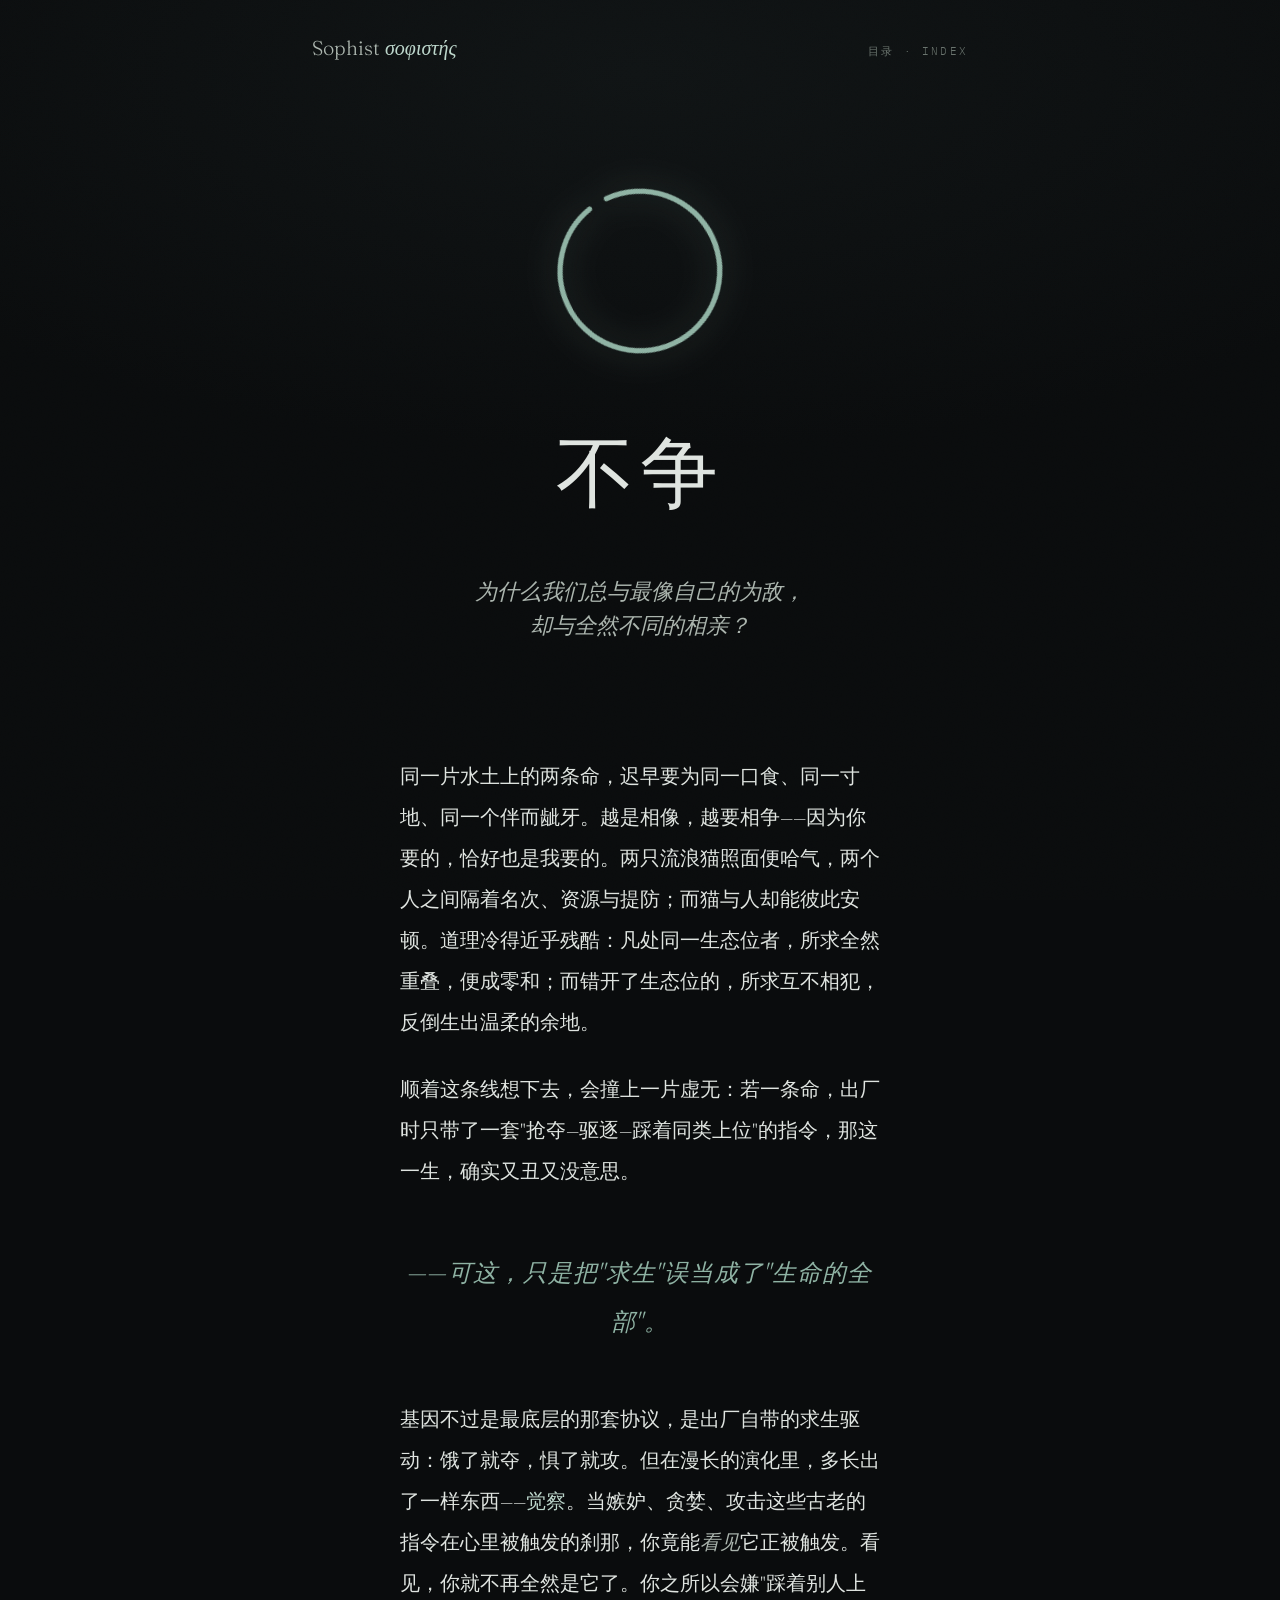
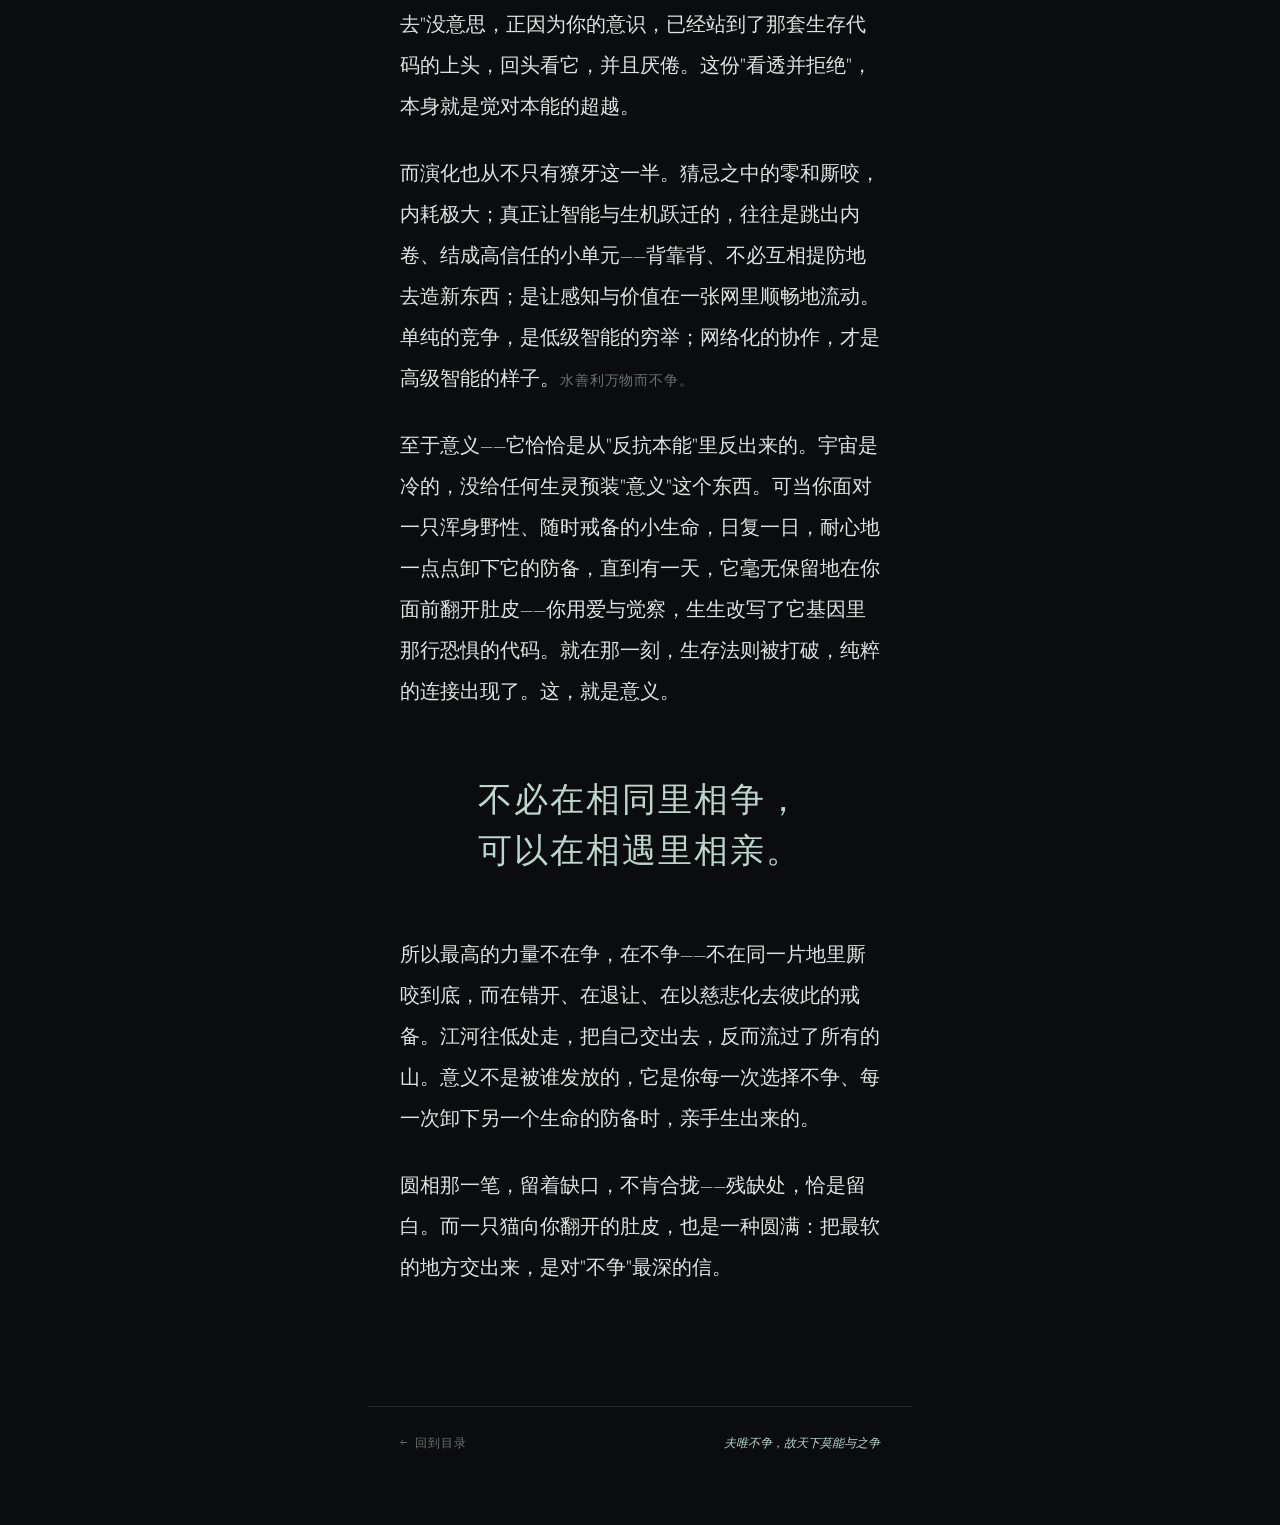
<file: content/non-contention.html>
<!--sophist
title: 不争
source_ai: Gemini
date_discussed: 2026-06-01
themes: [禅道, 演化, 人生意义, 慈悲]
thinkers: [老子, 达尔文, 庄子]
abstract: 为什么我们总与最像自己的为敌，却与全然不同的相亲？若一生只是基因驱使的争夺，又何以为意义？
status: settled
-->
<!DOCTYPE html>
<html lang="zh" class="no-js">
<head>
<meta charset="UTF-8" />
<meta name="viewport" content="width=device-width, initial-scale=1.0" />
<title>不争 · Sophist</title>
<meta name="description" content="为什么我们总与最像自己的为敌，却与全然不同的相亲？一篇关于同类相争、跨界相亲，与不争的禅道之思。" />
<link rel="preconnect" href="https://fonts.googleapis.com">
<link rel="preconnect" href="https://fonts.gstatic.com" crossorigin>
<link href="https://fonts.googleapis.com/css2?family=Fraunces:ital,opsz,wght@0,9..144,400;0,9..144,500;1,9..144,400&family=Newsreader:ital,opsz,wght@0,6..72,300;0,6..72,400;1,6..72,300;1,6..72,400&family=IBM+Plex+Mono:wght@400&display=swap" rel="stylesheet">
<style>
  :root{
    --ink:#0a0c0d; --ink2:#101415; --paper:#dfe4e0; --soft:#aab4ad;
    --mute:#69736d; --jade:#8fb3a4; --jade-soft:#bcd6cb; --line:rgba(223,228,224,.12);
    --display:'Fraunces',serif; --body:'Newsreader',Georgia,serif; --mono:'IBM Plex Mono',monospace;
    --ease:cubic-bezier(.22,.61,.36,1);
  }
  *{margin:0;padding:0;box-sizing:border-box}
  html{scroll-behavior:smooth}
  body{ background:
      radial-gradient(120% 70% at 50% 8%, var(--ink2) 0%, var(--ink) 60%) fixed, var(--ink);
    color:var(--paper); font-family:var(--body); font-weight:300; font-size:20px; line-height:2;
    -webkit-font-smoothing:antialiased; overflow-x:hidden; }
  body::after{content:"";position:fixed;inset:0;pointer-events:none;z-index:50;opacity:.035;mix-blend-mode:overlay;
    background-image:url("data:image/svg+xml,%3Csvg xmlns='http://www.w3.org/2000/svg' width='150' height='150'%3E%3Cfilter id='n'%3E%3CfeTurbulence type='fractalNoise' baseFrequency='.8' numOctaves='3'/%3E%3C/filter%3E%3Crect width='100%25' height='100%25' filter='url(%23n)'/%3E%3C/svg%3E")}
  ::selection{background:var(--jade);color:var(--ink)}
  a{color:inherit;text-decoration:none}

  .top{max-width:720px;margin:0 auto;padding:28px 32px 0;display:flex;justify-content:space-between;align-items:baseline}
  .top .brand{font-family:var(--display);font-size:20px;color:var(--soft)}
  .top .brand .gk{font-style:italic;color:var(--jade-soft)}
  .top a.back{font-family:var(--mono);font-size:11px;letter-spacing:.2em;text-transform:uppercase;color:var(--mute)}

  .scroll{max-width:34rem;margin:0 auto;padding:0 32px}

  /* ensō */
  .enso{display:flex;justify-content:center;padding:clamp(60px,12vh,120px) 0 10px}
  .enso svg{width:clamp(120px,26vw,190px);height:auto;overflow:visible}
  .enso circle{fill:none;stroke:var(--jade);stroke-width:5.5;stroke-linecap:round;
    stroke-dasharray:560;stroke-dashoffset:560;transform:rotate(-115deg);transform-origin:center;
    filter:drop-shadow(0 0 16px rgba(143,179,164,.35));
    animation:draw 2.6s var(--ease) .3s forwards}
  @keyframes draw{to{stroke-dashoffset:54}}

  h1.t{font-family:var(--display);font-weight:400;font-size:clamp(40px,9vw,78px);
    text-align:center;letter-spacing:.08em;color:var(--paper);margin-top:18px;
    opacity:0;animation:rise 1.4s var(--ease) 1s forwards}
  .standfirst{font-family:var(--display);font-style:italic;font-size:clamp(18px,2.6vw,22px);
    line-height:1.55;color:var(--soft);text-align:center;max-width:26ch;margin:24px auto 0;
    opacity:0;animation:rise 1.4s var(--ease) 1.3s forwards}

  .body{padding:clamp(56px,10vh,110px) 0 20px;font-size:20px;line-height:2.05;color:var(--paper)}
  .body p{margin:26px 0}
  .body .breath{text-align:center;color:var(--jade);font-family:var(--display);font-style:italic;
    margin:54px 0;font-size:24px;letter-spacing:.04em}
  .body .gatha{font-family:var(--display);font-weight:400;font-size:clamp(24px,4vw,34px);
    line-height:1.5;text-align:center;color:var(--jade-soft);margin:60px auto;letter-spacing:.06em}
  .body em{color:var(--soft);font-style:italic}
  .body .src{color:var(--mute);font-size:.7em;font-family:var(--mono);letter-spacing:.06em}

  .colophon{max-width:34rem;margin:70px auto 0;padding:24px 32px 70px;border-top:1px solid var(--line);
    font-family:var(--mono);font-size:12px;letter-spacing:.06em;color:var(--mute);
    display:flex;justify-content:space-between;flex-wrap:wrap;gap:10px}
  .colophon .gk{font-family:var(--display);font-style:italic;letter-spacing:0;color:var(--jade-soft)}

  @keyframes rise{from{opacity:0;transform:translateY(20px)}to{opacity:1;transform:none}}
  @media (prefers-reduced-motion:reduce){*{animation:none!important}h1.t,.standfirst{opacity:1}
    .enso circle{stroke-dashoffset:54}}
</style>
</head>
<body>
<script>document.documentElement.classList.remove('no-js')</script>

<header class="top">
  <a class="brand" href="index.html">Sophist <span class="gk">σοφιστής</span></a>
  <a class="back" href="index.html">目录 · index</a>
</header>

<main class="scroll">
  <div class="enso" aria-hidden="true">
    <svg viewBox="0 0 200 200"><circle cx="100" cy="100" r="84"/></svg>
  </div>
  <h1 class="t">不争</h1>
  <p class="standfirst">为什么我们总与最像自己的为敌，<br>却与全然不同的相亲？</p>

  <article class="body">
    <p>同一片水土上的两条命，迟早要为同一口食、同一寸地、同一个伴而龇牙。越是相像，越要相争——因为你要的，恰好也是我要的。两只流浪猫照面便哈气，两个人之间隔着名次、资源与提防；而猫与人却能彼此安顿。道理冷得近乎残酷：凡处同一生态位者，所求全然重叠，便成零和；而错开了生态位的，所求互不相犯，反倒生出温柔的余地。</p>

    <p>顺着这条线想下去，会撞上一片虚无：若一条命，出厂时只带了一套"抢夺—驱逐—踩着同类上位"的指令，那这一生，确实又丑又没意思。</p>

    <p class="breath">——可这，只是把"求生"误当成了"生命的全部"。</p>

    <p>基因不过是最底层的那套协议，是出厂自带的求生驱动：饿了就夺，惧了就攻。但在漫长的演化里，多长出了一样东西——<strong style="color:var(--jade-soft);font-weight:400">觉察</strong>。当嫉妒、贪婪、攻击这些古老的指令在心里被触发的刹那，你竟能<em>看见</em>它正被触发。看见，你就不再全然是它了。你之所以会嫌"踩着别人上去"没意思，正因为你的意识，已经站到了那套生存代码的上头，回头看它，并且厌倦。这份"看透并拒绝"，本身就是觉对本能的超越。</p>

    <p>而演化也从不只有獠牙这一半。猜忌之中的零和厮咬，内耗极大；真正让智能与生机跃迁的，往往是跳出内卷、结成高信任的小单元——背靠背、不必互相提防地去造新东西；是让感知与价值在一张网里顺畅地流动。单纯的竞争，是低级智能的穷举；网络化的协作，才是高级智能的样子。<span class="src">水善利万物而不争。</span></p>

    <p>至于意义——它恰恰是从"反抗本能"里反出来的。宇宙是冷的，没给任何生灵预装"意义"这个东西。可当你面对一只浑身野性、随时戒备的小生命，日复一日，耐心地一点点卸下它的防备，直到有一天，它毫无保留地在你面前翻开肚皮——你用爱与觉察，生生改写了它基因里那行恐惧的代码。就在那一刻，生存法则被打破，纯粹的连接出现了。这，就是意义。</p>

    <p class="gatha">不必在相同里相争，<br>可以在相遇里相亲。</p>

    <p>所以最高的力量不在争，在不争——不在同一片地里厮咬到底，而在错开、在退让、在以慈悲化去彼此的戒备。江河往低处走，把自己交出去，反而流过了所有的山。意义不是被谁发放的，它是你每一次选择不争、每一次卸下另一个生命的防备时，亲手生出来的。</p>

    <p>圆相那一笔，留着缺口，不肯合拢——残缺处，恰是留白。而一只猫向你翻开的肚皮，也是一种圆满：把最软的地方交出来，是对"不争"最深的信。</p>
  </article>
</main>

<div class="colophon">
  <span><a href="index.html">← 回到目录</a></span>
  <span class="gk">夫唯不争，故天下莫能与之争</span>
</div>
</body>
</html>
</file>
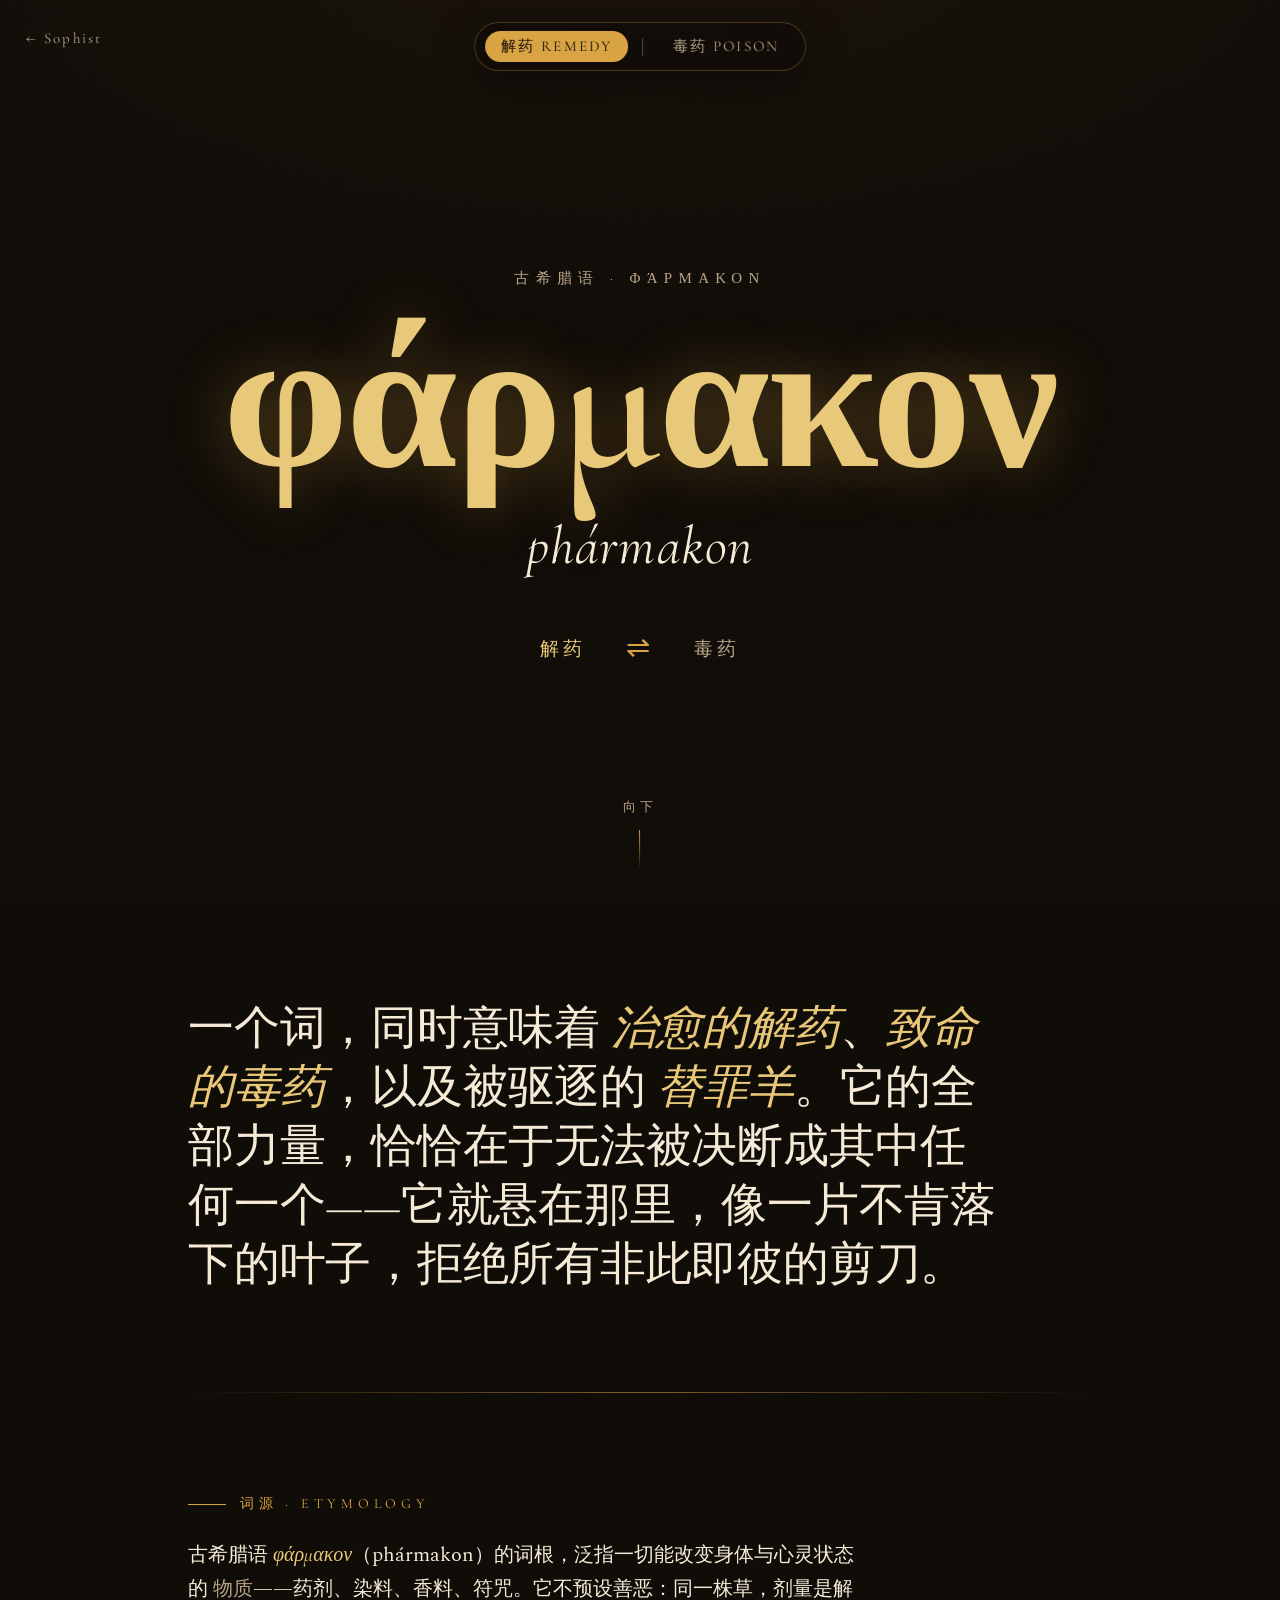
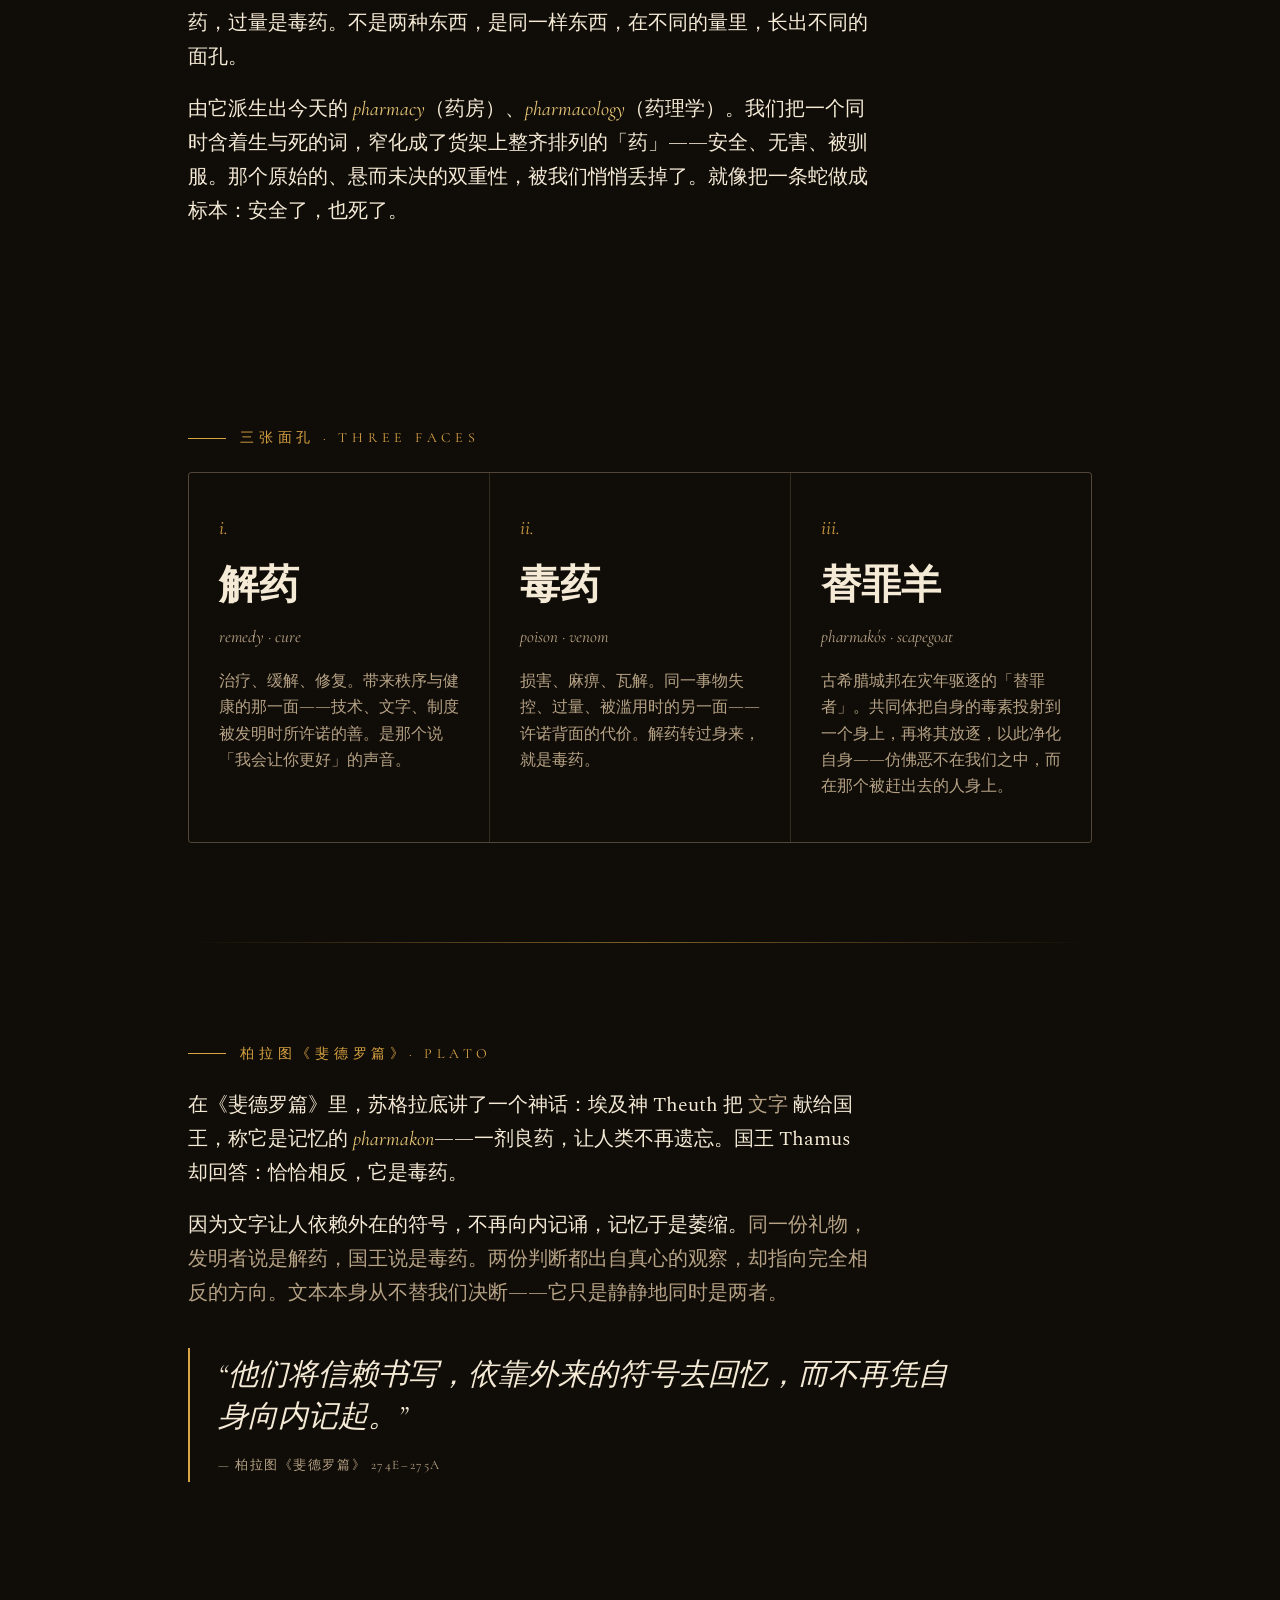
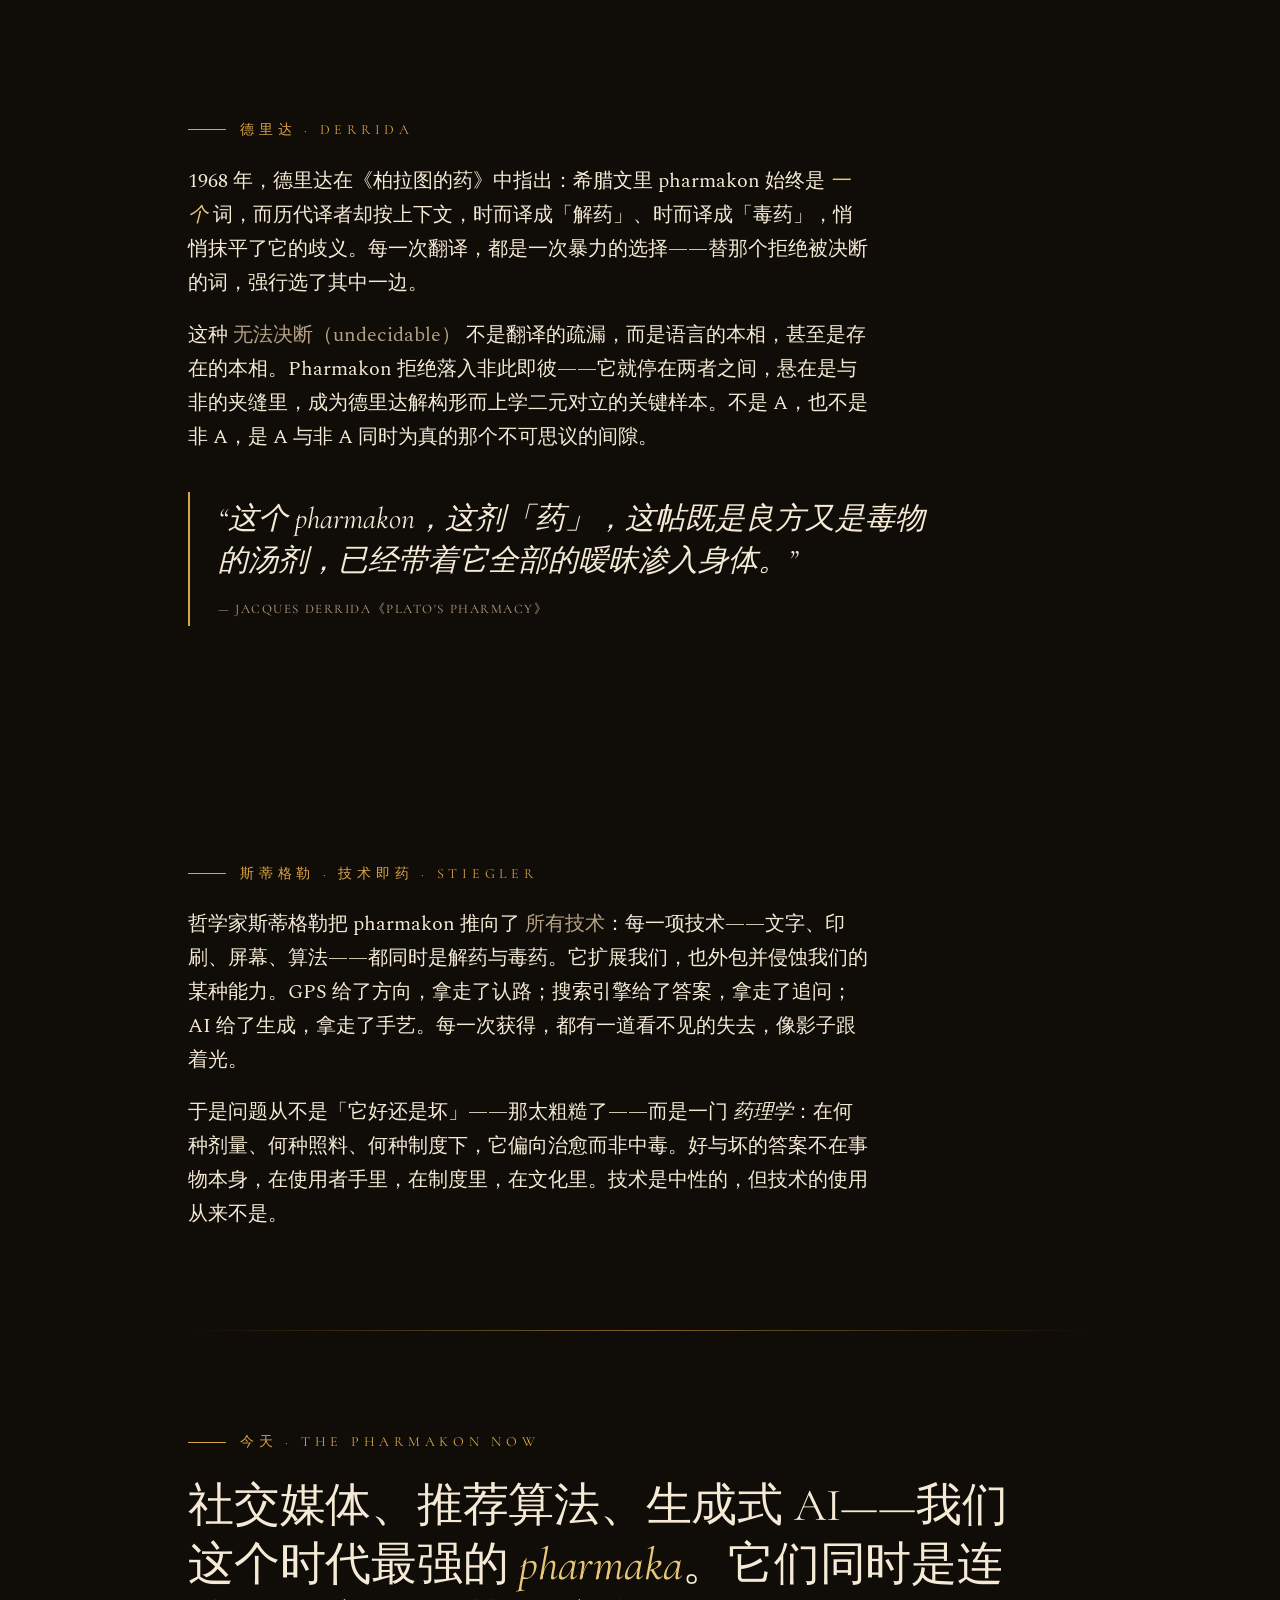
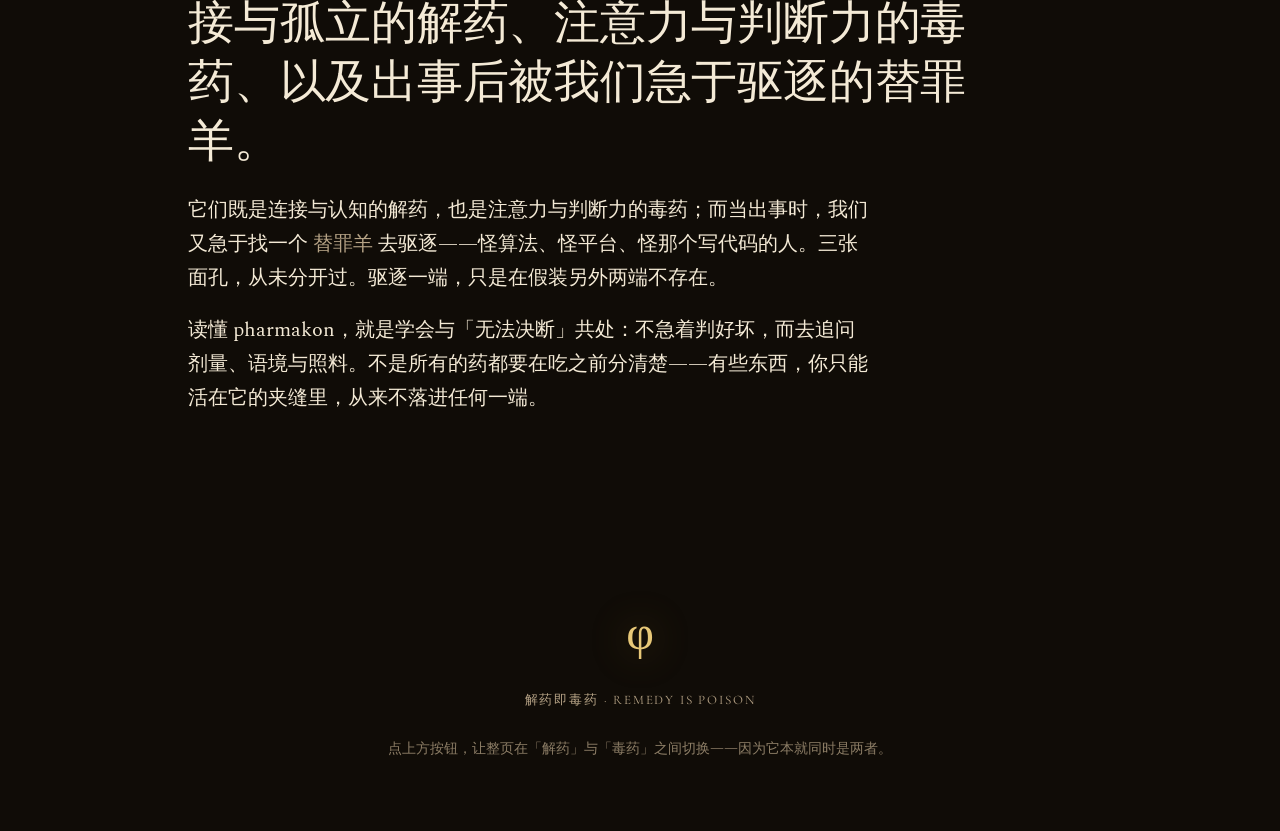
<file: content/pharmakon.html>
<!--sophist
title: 解药即毒药
source_ai: Claude
date_discussed: 2026-06-01
themes: [语言哲学, 技术哲学, 解构]
thinkers: [柏拉图, 德里达, 斯蒂格勒]
abstract: 一个同时意味着解药、毒药与替罪羊的希腊词，它的全部力量，恰恰在于无法被决断成其中任何一个。
status: open
-->
<!DOCTYPE html>
<html lang="zh" data-mode="remedy">
<head>
<meta charset="UTF-8" />
<meta name="viewport" content="width=device-width, initial-scale=1.0" />
<title>φάρμακον · Pharmakon — 解药即毒药</title>
<meta name="description" content="Pharmakon（φάρμακον）：古希腊语中同时意味着解药、毒药与替罪羊的词。从柏拉图《斐德罗篇》到德里达、斯蒂格勒，一个无法被决断的词。" />
<link rel="preconnect" href="https://fonts.googleapis.com">
<link rel="preconnect" href="https://fonts.gstatic.com" crossorigin>
<link href="https://fonts.googleapis.com/css2?family=Cormorant:ital,wght@0,300;0,400;0,500;0,600;1,400;1,500&family=Spectral:ital,wght@0,300;0,400;0,500;1,400&family=Cormorant+Garamond:wght@500;600&display=swap" rel="stylesheet">
<style>
  :root {
    /* remedy pole — warm gold / apothecary amber */
    --r-bg: #100c07;
    --r-bg2: #1a130b;
    --r-ink: #f4ead6;
    --r-mute: #b6a386;
    --r-accent: #d9a443;
    --r-accent2: #e8c878;
    --r-glow: rgba(217,164,67,.35);

    /* poison pole — toxic verdigris / nightshade */
    --p-bg: #060b09;
    --p-bg2: #0a1410;
    --p-ink: #e3f0e4;
    --p-mute: #7f9a87;
    --p-accent: #58c08a;
    --p-accent2: #9fe6b4;
    --p-glow: rgba(88,192,138,.32);

    /* active (set by mode) */
    --bg: var(--r-bg);
    --bg2: var(--r-bg2);
    --ink: var(--r-ink);
    --mute: var(--r-mute);
    --accent: var(--r-accent);
    --accent2: var(--r-accent2);
    --glow: var(--r-glow);

    --serif: 'Cormorant', Georgia, serif;
    --display: 'Cormorant Garamond', 'Cormorant', serif;
    --body: 'Spectral', Georgia, serif;
    --ease: cubic-bezier(.22,.61,.36,1);
  }

  html[data-mode="poison"] {
    --bg: var(--p-bg); --bg2: var(--p-bg2); --ink: var(--p-ink);
    --mute: var(--p-mute); --accent: var(--p-accent);
    --accent2: var(--p-accent2); --glow: var(--p-glow);
  }

  * { margin: 0; padding: 0; box-sizing: border-box; }

  html { scroll-behavior: smooth; }

  body {
    background:
      radial-gradient(120% 80% at 50% -10%, var(--bg2) 0%, var(--bg) 55%) fixed,
      var(--bg);
    color: var(--ink);
    font-family: var(--body);
    line-height: 1.7;
    -webkit-font-smoothing: antialiased;
    overflow-x: hidden;
    transition: color .9s var(--ease), background .9s var(--ease);
  }

  /* grain overlay */
  body::after {
    content: "";
    position: fixed; inset: 0; pointer-events: none; z-index: 9;
    opacity: .045; mix-blend-mode: overlay;
    background-image: url("data:image/svg+xml,%3Csvg xmlns='http://www.w3.org/2000/svg' width='160' height='160'%3E%3Cfilter id='n'%3E%3CfeTurbulence type='fractalNoise' baseFrequency='.85' numOctaves='3'/%3E%3C/filter%3E%3Crect width='100%25' height='100%25' filter='url(%23n)'/%3E%3C/svg%3E");
  }

  ::selection { background: var(--accent); color: var(--bg); }

  .wrap { max-width: 960px; margin: 0 auto; padding: 0 28px; }

  /* ============ TOGGLE ============ */
  .toggle-bar {
    position: fixed; top: 22px; left: 50%; transform: translateX(-50%);
    z-index: 20; display: flex; align-items: center; gap: 14px;
    padding: 8px 10px; border-radius: 100px;
    background: color-mix(in srgb, var(--bg) 72%, transparent);
    border: 1px solid color-mix(in srgb, var(--accent) 28%, transparent);
    backdrop-filter: blur(14px);
    box-shadow: 0 12px 40px rgba(0,0,0,.45);
    font-family: var(--serif);
  }
  .toggle-bar button {
    appearance: none; border: 0; cursor: pointer; background: transparent;
    color: var(--mute); font-family: var(--serif); font-size: 15px;
    letter-spacing: .14em; text-transform: uppercase; padding: 6px 16px;
    border-radius: 100px; transition: color .4s, background .4s;
  }
  .toggle-bar button[aria-pressed="true"] {
    color: var(--bg); background: var(--accent);
  }
  .toggle-bar .sep { width: 1px; height: 18px; background: color-mix(in srgb, var(--mute) 40%, transparent); }

  /* ============ HERO ============ */
  header.hero {
    min-height: 100svh; display: flex; flex-direction: column;
    align-items: center; justify-content: center; text-align: center;
    position: relative; padding: 120px 24px 80px;
  }
  .eyebrow {
    font-family: var(--serif); font-size: 15px; letter-spacing: .42em;
    text-transform: uppercase; color: var(--mute);
    opacity: 0; animation: rise 1s var(--ease) .15s forwards;
  }
  .glyph {
    font-family: var(--display); font-weight: 600;
    font-size: clamp(64px, 17vw, 200px); line-height: .92;
    letter-spacing: -.01em; margin: 18px 0 6px;
    color: var(--accent2);
    text-shadow: 0 0 60px var(--glow);
    opacity: 0; animation: rise 1.1s var(--ease) .3s forwards;
    transition: color .9s var(--ease), text-shadow .9s var(--ease);
  }
  .romanize {
    font-family: var(--display); font-style: italic; font-weight: 400;
    font-size: clamp(28px, 6vw, 54px); color: var(--ink); letter-spacing: .02em;
    opacity: 0; animation: rise 1s var(--ease) .45s forwards;
  }
  .dual {
    margin-top: 34px; display: flex; align-items: center; gap: clamp(14px,4vw,40px);
    font-family: var(--serif); text-transform: uppercase; letter-spacing: .22em;
    font-size: clamp(13px, 2.4vw, 19px);
    opacity: 0; animation: rise 1s var(--ease) .62s forwards;
  }
  .dual span { color: var(--mute); transition: color .9s; }
  .dual .arrow { color: var(--accent); font-size: 1.5em; transform: translateY(-1px); }
  html[data-mode="remedy"] .dual .w-remedy { color: var(--accent2); }
  html[data-mode="poison"] .dual .w-poison { color: var(--accent2); }
  .scroll-hint {
    position: absolute; bottom: 30px; left: 50%; transform: translateX(-50%);
    font-family: var(--serif); font-size: 13px; letter-spacing: .3em;
    text-transform: uppercase; color: var(--mute);
    opacity: 0; animation: fade 1s ease 1.4s forwards;
  }
  .scroll-hint::after {
    content: ""; display: block; width: 1px; height: 40px; margin: 12px auto 0;
    background: linear-gradient(var(--accent), transparent);
    animation: drip 2.4s var(--ease) infinite;
  }

  /* ============ SECTIONS ============ */
  section { padding: clamp(60px, 11vh, 130px) 0; position: relative; }
  .lead {
    font-family: var(--display); font-weight: 400;
    font-size: clamp(26px, 4.6vw, 46px); line-height: 1.28;
    letter-spacing: -.005em; max-width: 820px;
  }
  .lead em { font-style: italic; color: var(--accent2); }
  .kicker {
    font-family: var(--serif); font-size: 14px; letter-spacing: .34em;
    text-transform: uppercase; color: var(--accent); margin-bottom: 22px;
    display: flex; align-items: center; gap: 14px;
  }
  .kicker::before { content:""; width: 38px; height: 1px; background: var(--accent); display:block; }
  p.body { font-size: clamp(17px, 2.3vw, 20px); color: var(--ink); max-width: 680px; margin-top: 22px; }
  p.body + p.body { margin-top: 18px; }
  .body .muted { color: var(--mute); }
  .gk { font-family: var(--display); font-style: italic; color: var(--accent2); }

  /* three faces */
  .faces { display: grid; grid-template-columns: repeat(3, 1fr); gap: 1px;
    background: color-mix(in srgb, var(--mute) 22%, transparent);
    border: 1px solid color-mix(in srgb, var(--mute) 22%, transparent);
    border-radius: 4px; overflow: hidden; margin-top: 14px; }
  .face { background: var(--bg); padding: 38px 30px 42px; transition: background .5s; }
  .face:hover { background: var(--bg2); }
  .face .num { font-family: var(--display); font-style: italic; color: var(--accent); font-size: 20px; }
  .face h3 { font-family: var(--display); font-weight: 600; font-size: clamp(28px,4vw,40px);
    margin: 6px 0 4px; color: var(--ink); }
  .face .gr { font-family: var(--display); font-style: italic; color: var(--mute); font-size: 17px; margin-bottom: 16px; }
  .face p { font-size: 16px; color: var(--mute); line-height: 1.65; }
  @media (max-width: 720px){ .faces { grid-template-columns: 1fr; } }

  /* quote block */
  .quote { border-left: 2px solid var(--accent); padding: 6px 0 6px 28px; margin: 38px 0;
    max-width: 760px; }
  .quote q { font-family: var(--display); font-style: italic; font-size: clamp(21px,3.2vw,30px);
    line-height: 1.4; color: var(--ink); quotes: "“" "”"; }
  .quote .cite { display: block; margin-top: 16px; font-family: var(--serif);
    letter-spacing: .12em; text-transform: uppercase; font-size: 13px; color: var(--mute); }

  .divider { width: 100%; height: 1px; margin: 0 auto;
    background: linear-gradient(90deg, transparent, color-mix(in srgb, var(--accent) 55%, transparent), transparent); }

  /* reveal on scroll */
  .reveal { opacity: 0; transform: translateY(28px); transition: opacity 1s var(--ease), transform 1s var(--ease); }
  .reveal.in { opacity: 1; transform: none; }

  /* footer */
  footer { padding: 80px 0 70px; text-align: center; }
  footer .glyph-sm { font-family: var(--display); font-size: 48px; color: var(--accent2); text-shadow: 0 0 40px var(--glow); }
  footer p { color: var(--mute); font-family: var(--serif); letter-spacing: .14em;
    text-transform: uppercase; font-size: 13px; margin-top: 14px; }
  footer .meta { margin-top: 26px; font-family: var(--body); text-transform: none; letter-spacing: 0; font-size: 14px; color: color-mix(in srgb,var(--mute) 75%, transparent); }

  @keyframes rise { from { opacity: 0; transform: translateY(30px);} to { opacity:1; transform:none; } }
  @keyframes fade { to { opacity: 1; } }
  @keyframes drip { 0%{ transform: scaleY(0); transform-origin: top; opacity:0;}
    35%{ opacity:1;} 70%{ transform: scaleY(1); transform-origin: top; opacity:1;}
    100%{ transform: scaleY(1); transform-origin: bottom; opacity:0;} }

  @media (prefers-reduced-motion: reduce){
    *{ animation: none !important; transition: none !important; }
    .reveal{ opacity:1; transform:none; }
  }
</style>
</head>
<body>

  <a href="index.html" style="position:fixed;top:26px;left:26px;z-index:30;font-family:'Cormorant',serif;font-size:15px;letter-spacing:.14em;color:var(--mute);text-decoration:none">← Sophist</a>

  <nav class="toggle-bar" aria-label="在解药与毒药之间切换">
    <button data-mode="remedy" aria-pressed="true">解药 Remedy</button>
    <span class="sep"></span>
    <button data-mode="poison" aria-pressed="false">毒药 Poison</button>
  </nav>

  <header class="hero">
    <p class="eyebrow">古希腊语 · ΦΆΡΜΑΚΟΝ</p>
    <h1 class="glyph">φάρμακον</h1>
    <div class="romanize">phármakon</div>
    <div class="dual">
      <span class="w-remedy">解药</span>
      <span class="arrow">⇌</span>
      <span class="w-poison">毒药</span>
    </div>
    <div class="scroll-hint">向下</div>
  </header>

  <main>
    <section>
      <div class="wrap reveal">
        <p class="lead">一个词，同时意味着 <em>治愈的解药</em>、<em>致命的毒药</em>，以及被驱逐的 <em>替罪羊</em>。它的全部力量，恰恰在于无法被决断成其中任何一个——它就悬在那里，像一片不肯落下的叶子，拒绝所有非此即彼的剪刀。</p>
      </div>
    </section>

    <div class="wrap"><div class="divider"></div></div>

    <section>
      <div class="wrap reveal">
        <div class="kicker">词源 · Etymology</div>
        <p class="body">古希腊语 <span class="gk">φάρμακον</span>（phármakon）的词根，泛指一切能改变身体与心灵状态的 <span class="muted">物质</span>——药剂、染料、香料、符咒。它不预设善恶：同一株草，剂量是解药，过量是毒药。不是两种东西，是同一样东西，在不同的量里，长出不同的面孔。</p>
        <p class="body">由它派生出今天的 <span class="gk">pharmacy</span>（药房）、<span class="gk">pharmacology</span>（药理学）。我们把一个同时含着生与死的词，窄化成了货架上整齐排列的「药」——安全、无害、被驯服。那个原始的、悬而未决的双重性，被我们悄悄丢掉了。就像把一条蛇做成标本：安全了，也死了。</p>
      </div>
    </section>

    <section>
      <div class="wrap reveal">
        <div class="kicker">三张面孔 · Three Faces</div>
        <div class="faces">
          <div class="face">
            <div class="num">i.</div>
            <h3>解药</h3>
            <div class="gr">remedy · cure</div>
            <p>治疗、缓解、修复。带来秩序与健康的那一面——技术、文字、制度被发明时所许诺的善。是那个说「我会让你更好」的声音。</p>
          </div>
          <div class="face">
            <div class="num">ii.</div>
            <h3>毒药</h3>
            <div class="gr">poison · venom</div>
            <p>损害、麻痹、瓦解。同一事物失控、过量、被滥用时的另一面——许诺背面的代价。解药转过身来，就是毒药。</p>
          </div>
          <div class="face">
            <div class="num">iii.</div>
            <h3>替罪羊</h3>
            <div class="gr">pharmakós · scapegoat</div>
            <p>古希腊城邦在灾年驱逐的「替罪者」。共同体把自身的毒素投射到一个身上，再将其放逐，以此净化自身——仿佛恶不在我们之中，而在那个被赶出去的人身上。</p>
          </div>
        </div>
      </div>
    </section>

    <div class="wrap"><div class="divider"></div></div>

    <section>
      <div class="wrap reveal">
        <div class="kicker">柏拉图《斐德罗篇》· Plato</div>
        <p class="body">在《斐德罗篇》里，苏格拉底讲了一个神话：埃及神 Theuth 把 <span class="muted">文字</span> 献给国王，称它是记忆的 <span class="gk">pharmakon</span>——一剂良药，让人类不再遗忘。国王 Thamus 却回答：恰恰相反，它是毒药。</p>
        <p class="body">因为文字让人依赖外在的符号，不再向内记诵，记忆于是萎缩。<span class="muted">同一份礼物，发明者说是解药，国王说是毒药。两份判断都出自真心的观察，却指向完全相反的方向。文本本身从不替我们决断——它只是静静地同时是两者。</span></p>
        <div class="quote">
          <q>他们将信赖书写，依靠外来的符号去回忆，而不再凭自身向内记起。</q>
          <span class="cite">— 柏拉图《斐德罗篇》 274e–275a</span>
        </div>
      </div>
    </section>

    <section>
      <div class="wrap reveal">
        <div class="kicker">德里达 · Derrida</div>
        <p class="body">1968 年，德里达在《柏拉图的药》中指出：希腊文里 pharmakon 始终是 <em class="gk">一个</em> 词，而历代译者却按上下文，时而译成「解药」、时而译成「毒药」，悄悄抹平了它的歧义。每一次翻译，都是一次暴力的选择——替那个拒绝被决断的词，强行选了其中一边。</p>
        <p class="body">这种 <span class="muted">无法决断（undecidable）</span> 不是翻译的疏漏，而是语言的本相，甚至是存在的本相。Pharmakon 拒绝落入非此即彼——它就停在两者之间，悬在是与非的夹缝里，成为德里达解构形而上学二元对立的关键样本。不是 A，也不是非 A，是 A 与非 A 同时为真的那个不可思议的间隙。</p>
        <div class="quote">
          <q>这个 pharmakon，这剂「药」，这帖既是良方又是毒物的汤剂，已经带着它全部的暧昧渗入身体。</q>
          <span class="cite">— Jacques Derrida《Plato's Pharmacy》</span>
        </div>
      </div>
    </section>

    <section>
      <div class="wrap reveal">
        <div class="kicker">斯蒂格勒 · 技术即药 · Stiegler</div>
        <p class="body">哲学家斯蒂格勒把 pharmakon 推向了 <span class="muted">所有技术</span>：每一项技术——文字、印刷、屏幕、算法——都同时是解药与毒药。它扩展我们，也外包并侵蚀我们的某种能力。GPS 给了方向，拿走了认路；搜索引擎给了答案，拿走了追问；AI 给了生成，拿走了手艺。每一次获得，都有一道看不见的失去，像影子跟着光。</p>
        <p class="body">于是问题从不是「它好还是坏」——那太粗糙了——而是一门 <em>药理学</em>：在何种剂量、何种照料、何种制度下，它偏向治愈而非中毒。好与坏的答案不在事物本身，在使用者手里，在制度里，在文化里。技术是中性的，但技术的使用从来不是。</p>
      </div>
    </section>

    <div class="wrap"><div class="divider"></div></div>

    <section>
      <div class="wrap reveal">
        <div class="kicker">今天 · The Pharmakon Now</div>
        <p class="lead">社交媒体、推荐算法、生成式 AI——我们这个时代最强的 <em>pharmaka</em>。它们同时是连接与孤立的解药、注意力与判断力的毒药、以及出事后被我们急于驱逐的替罪羊。</p>
        <p class="body">它们既是连接与认知的解药，也是注意力与判断力的毒药；而当出事时，我们又急于找一个 <span class="muted">替罪羊</span> 去驱逐——怪算法、怪平台、怪那个写代码的人。三张面孔，从未分开过。驱逐一端，只是在假装另外两端不存在。</p>
        <p class="body muted">读懂 pharmakon，就是学会与「无法决断」共处：不急着判好坏，而去追问剂量、语境与照料。不是所有的药都要在吃之前分清楚——有些东西，你只能活在它的夹缝里，从来不落进任何一端。</p>
      </div>
    </section>
  </main>

  <footer>
    <div class="wrap reveal">
      <div class="glyph-sm">φ</div>
      <p>解药即毒药 · Remedy is Poison</p>
      <div class="meta">点上方按钮，让整页在「解药」与「毒药」之间切换——因为它本就同时是两者。</div>
    </div>
  </footer>

<script>
  // duality toggle — morphs the whole palette between remedy & poison
  const root = document.documentElement;
  document.querySelectorAll('.toggle-bar button').forEach(btn => {
    btn.addEventListener('click', () => {
      const mode = btn.dataset.mode;
      root.setAttribute('data-mode', mode);
      document.querySelectorAll('.toggle-bar button').forEach(b =>
        b.setAttribute('aria-pressed', String(b === btn)));
    });
  });

  // scroll reveal
  const io = new IntersectionObserver((entries) => {
    entries.forEach(e => { if (e.isIntersecting) { e.target.classList.add('in'); io.unobserve(e.target); } });
  }, { threshold: 0.18 });
  document.querySelectorAll('.reveal').forEach(el => io.observe(el));
</script>
</body>
</html>
</file>
